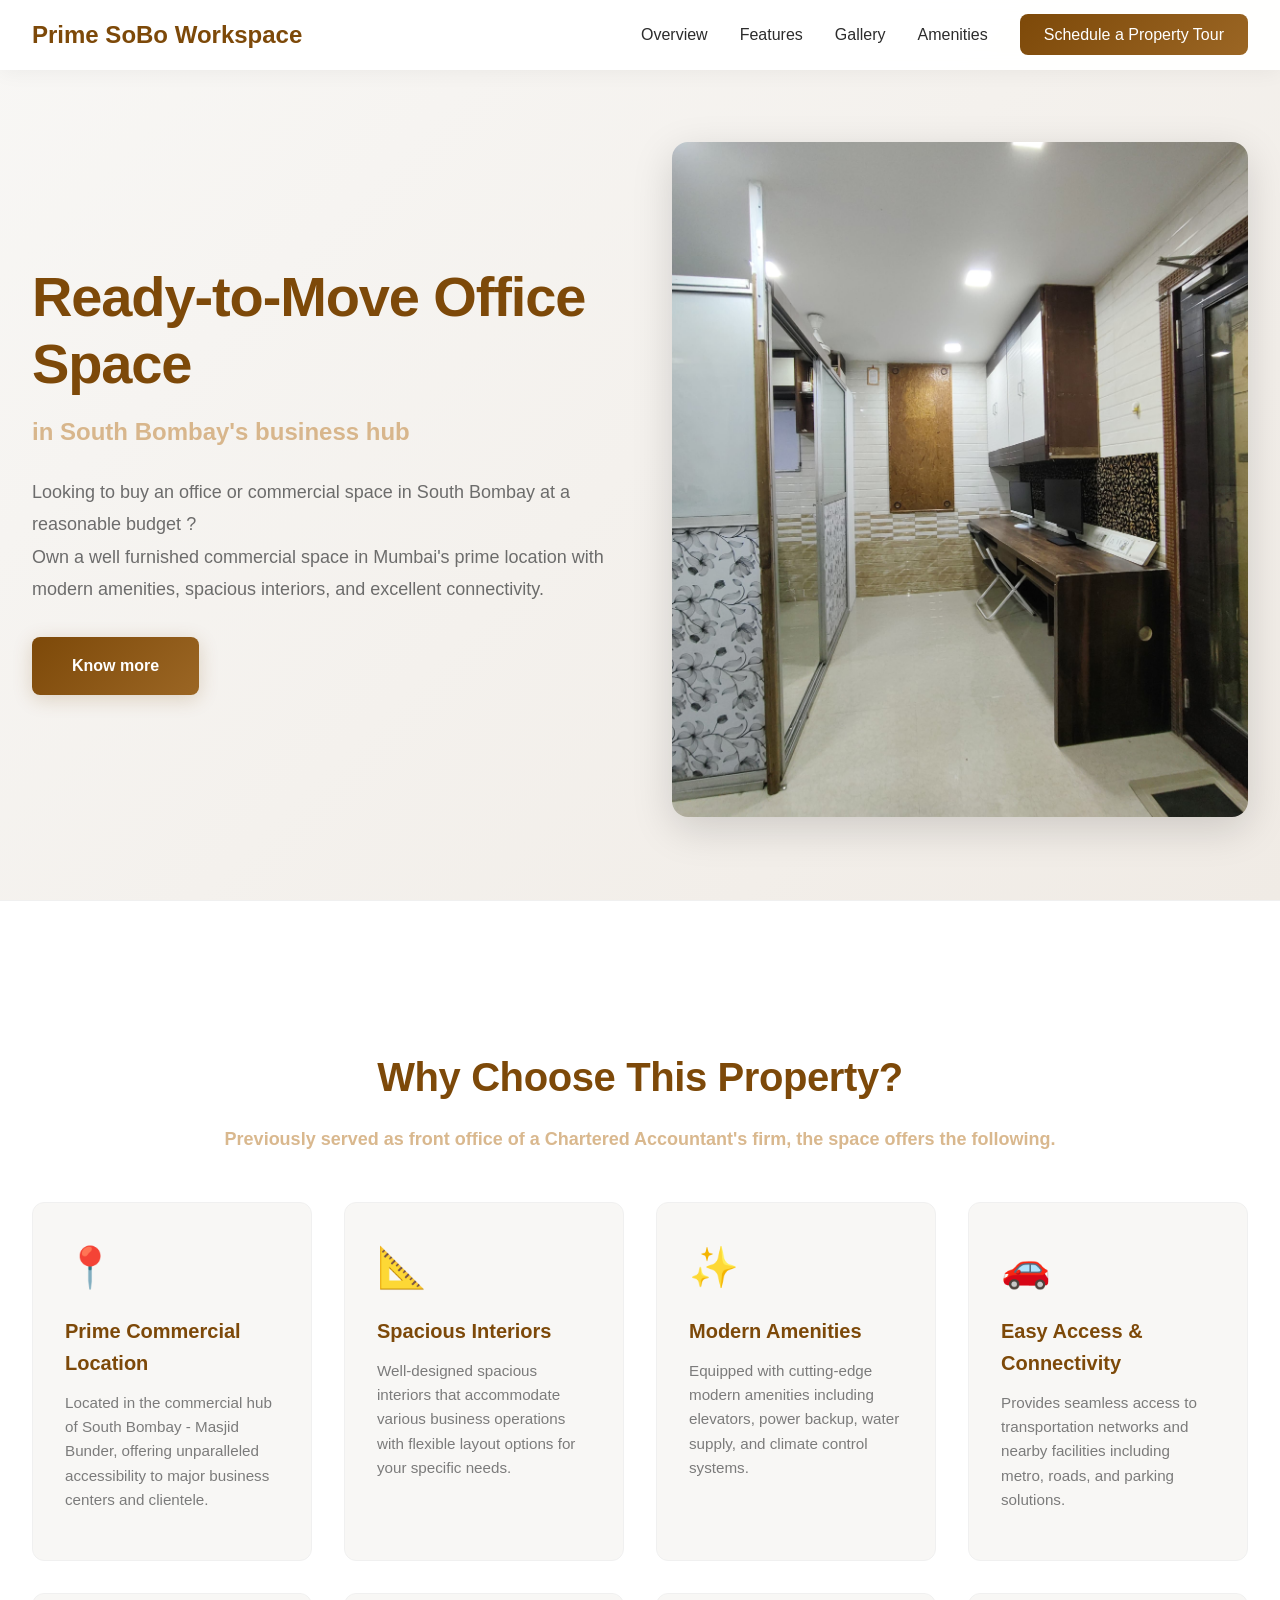
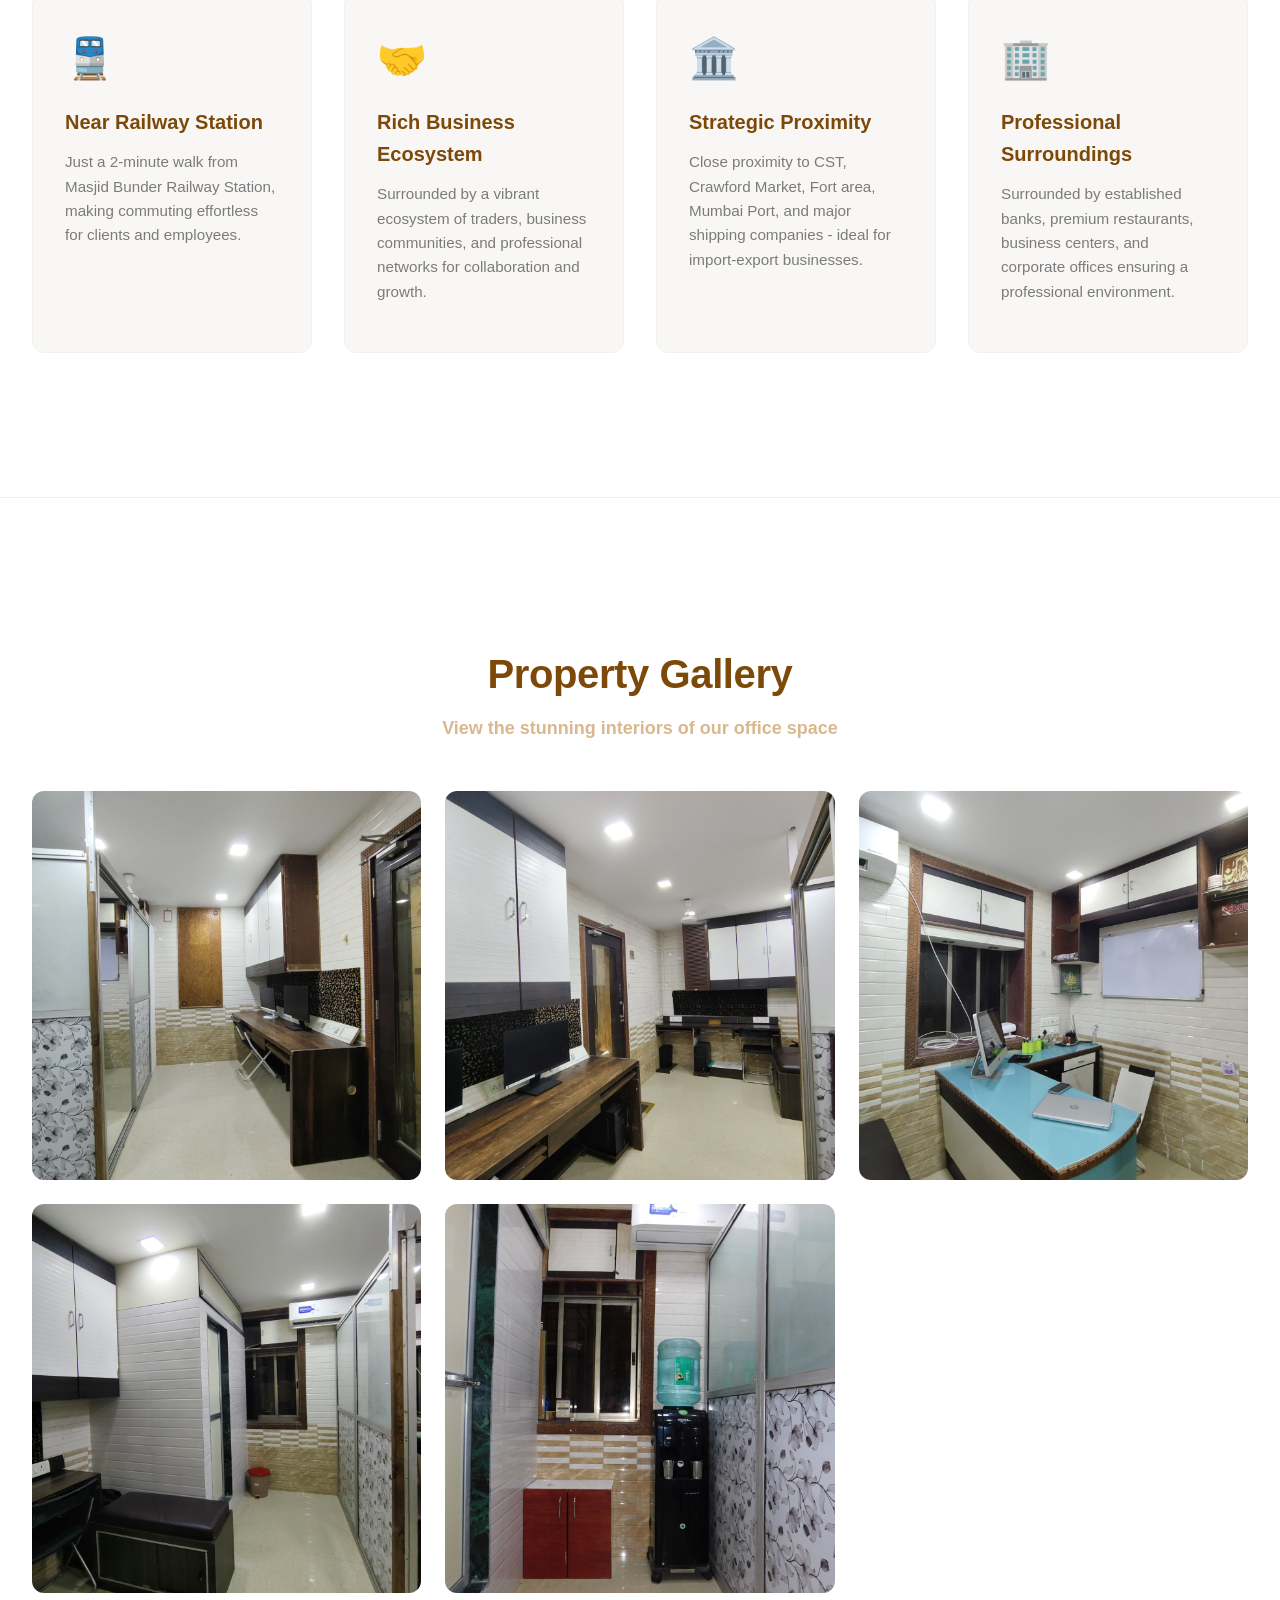
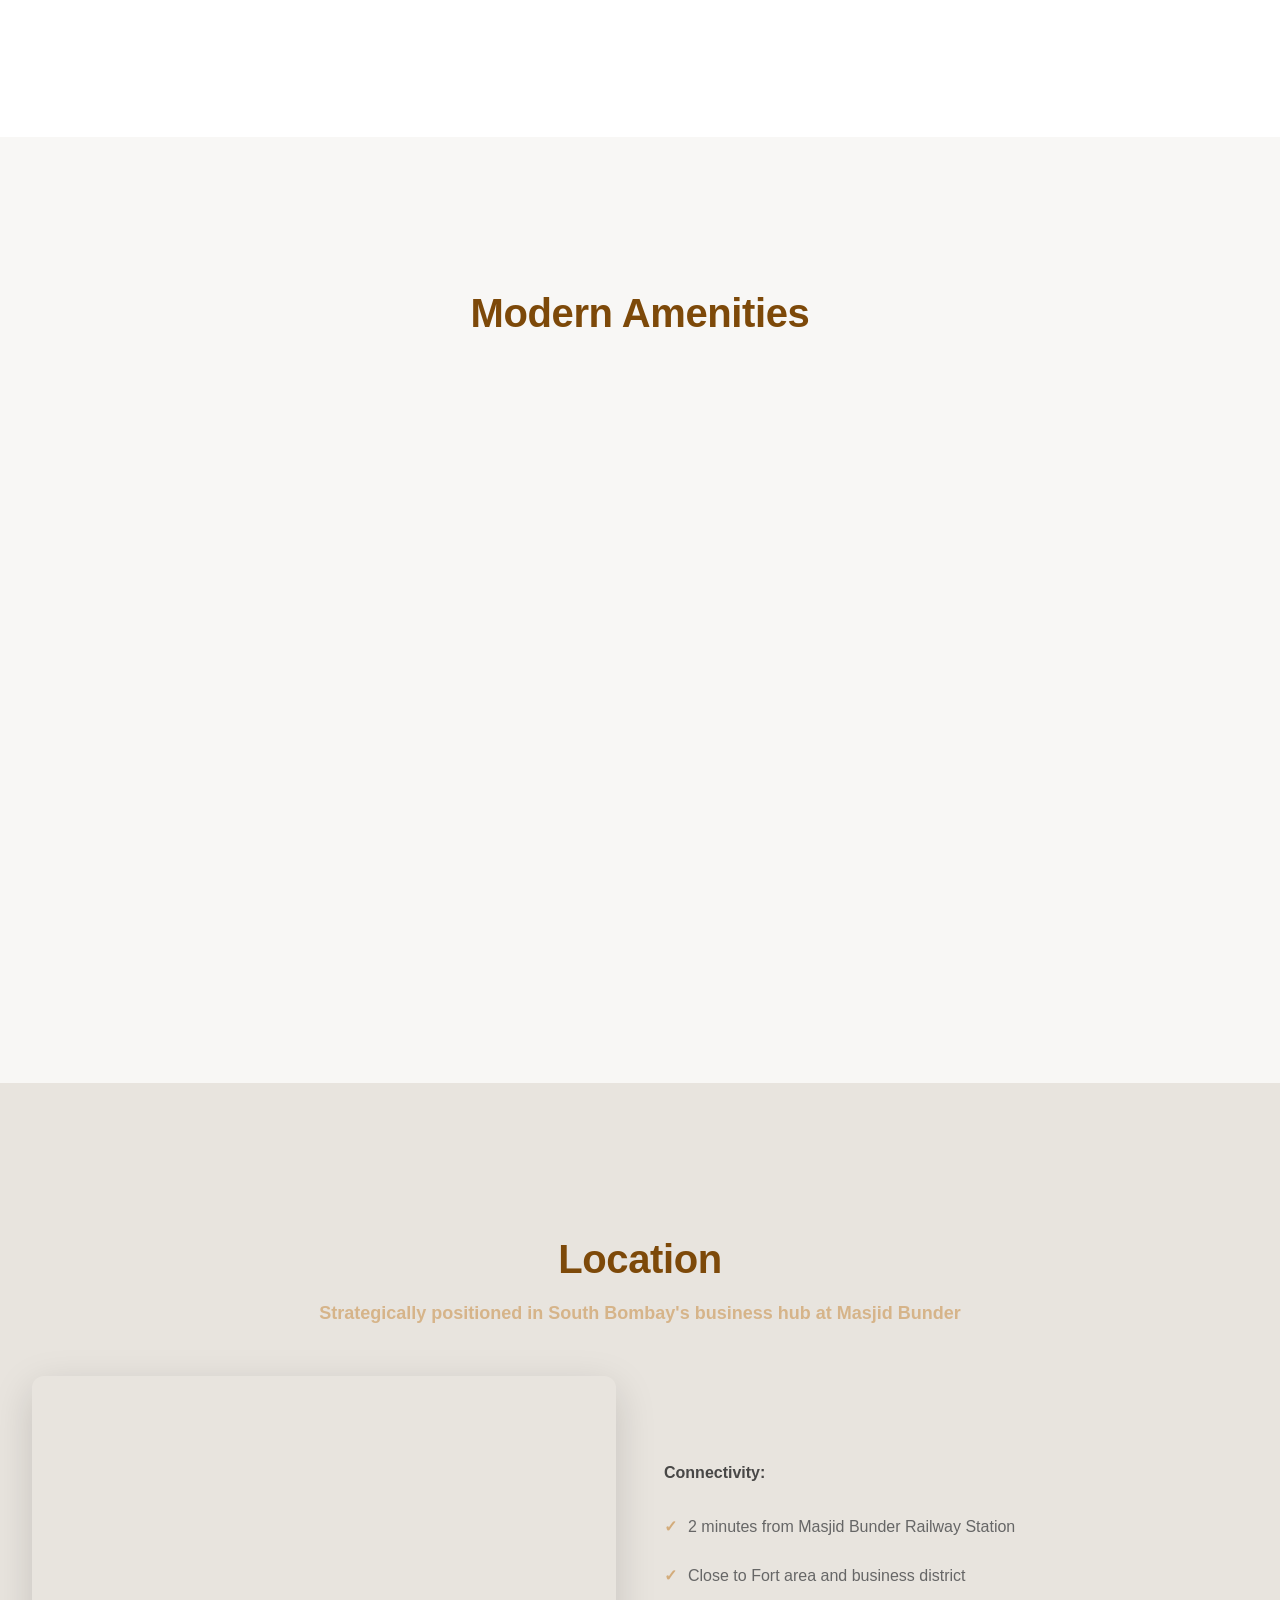
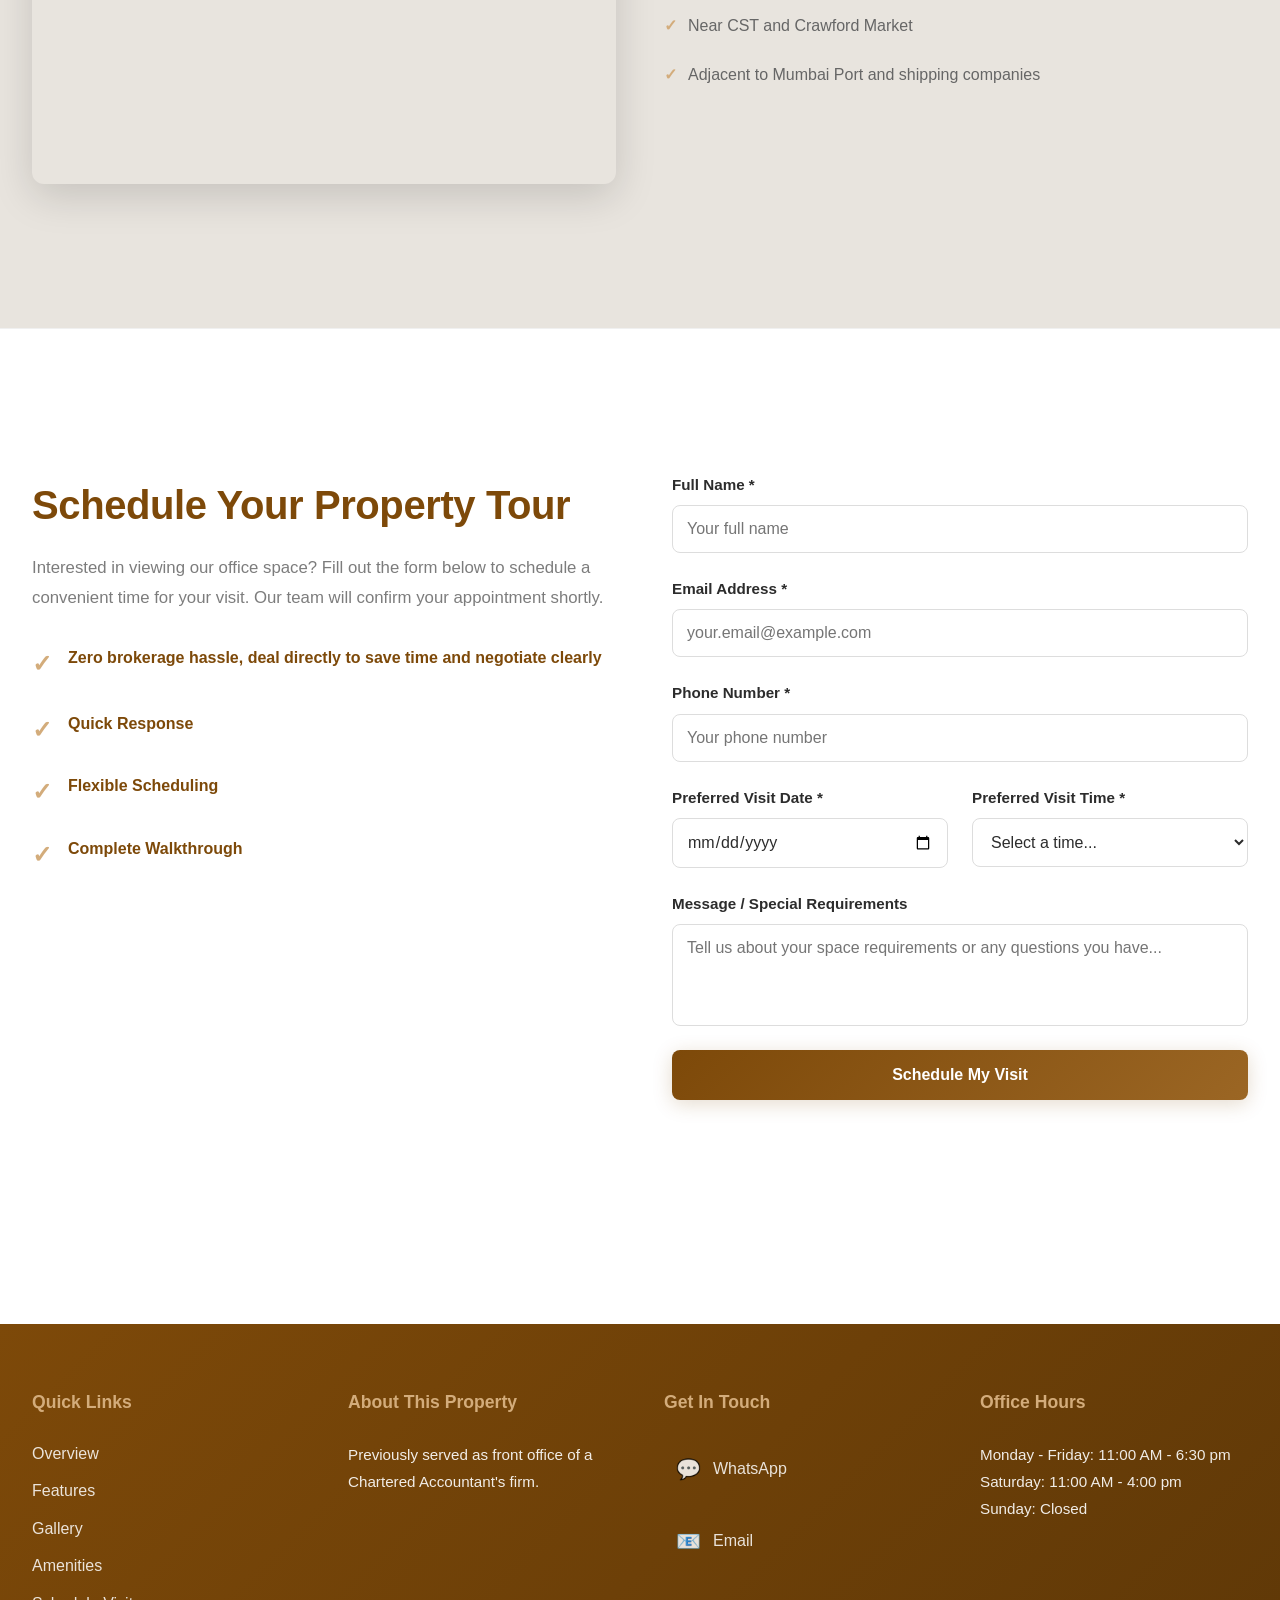
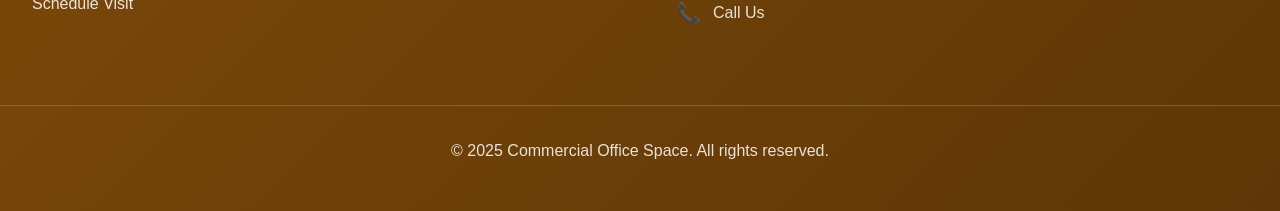
<file: index.html>
<!DOCTYPE html>
<html lang="en">
  <head>
    <title>
      Commercial Office Space for Sale  | South Bombay, Mumbai
    </title>
    <meta charset="UTF-8" />
    <meta name="viewport" content="width=device-width, initial-scale=1.0" />
    <meta
      name="description"
      content="Premium commercial office space for sale in South Bombay, Mumbai. Prime location near Masjid Bunder Railway Station. Modern amenities, spacious interiors. Contact us today!"
    />
    <meta
      name="keywords"
      content="commercial, office space, Mumbai, real estate, for sale, business premises, prime location, South Bombay, Masjid Bunder"
    />
    <meta
      property="og:title"
      content="Commercial Office or Commercial Space - South Bombay"
    />
    <meta
      property="og:description"
      content="Discover your perfect commercial office space in Mumbai's prime business hub"
    />
    <meta property="og:type" content="website" />
    <link rel="stylesheet" href="styles.css" />
    <link rel="icon" href="assets/icons/favicon.png" type="image/x-icon" />
  </head>

  <body>
    <!-- Navigation Bar -->
    <nav class="navbar" role="navigation" aria-label="Main navigation">
      <div class="navbar-container">
        <a href="#" class="navbar-logo">Prime SoBo Workspace</a>

        <!-- Hamburger Menu Icon for Mobile -->
        <div class="menu-toggle" id="mobile-menu">
          <span class="bar"></span>
          <span class="bar"></span>
          <span class="bar"></span>
        </div>


        <ul class="nav-menu">
          <li><a href="#overview" class="nav-link">Overview</a></li>
          <li><a href="#features" class="nav-link">Features</a></li>
          <li><a href="#gallery" class="nav-link">Gallery</a></li>
          <li><a href="#amenities" class="nav-link">Amenities</a></li>
          <li>
            <a href="#booking-visit" class="nav-link cta-button"
              >Schedule a Property Tour</a
            >
          </li>
        </ul>
      </div>
    </nav>

    <!-- Hero Section -->
    <section class="hero-section" id="overview">
      <div class="hero-container">
        <div class="hero-content">
          <div class="hero-text">
            <h1>Ready-to-Move Office Space</h1>
            <p class="hero-subtitle">
              in South Bombay's business hub
            </p>
            <p class="hero-description">
              Looking to buy an office or commercial space in South Bombay at a reasonable budget ?<br />
              Own a well furnished commercial space in Mumbai's prime location with
              modern amenities, spacious interiors, and excellent connectivity.
            </p>
            <a href="#features" class="cta-primary"
              >Know more </a
            >
          </div>
          <div class="hero-image">
            <img
              src="assets/images/pic-1.jpeg"
              alt="Office Space in South Bombay"
            />
          </div>
        </div>
      </div>
    </section>

    <!-- Property Features Section -->
    <section class="features-section" id="features">
      <div class="section-container">
        <h2>Why Choose This Property?</h2>
        <p class="section-subtitle">
          Previously served as front office of a Chartered Accountant's firm, the space offers the following.
        </p>

        <div class="features-grid">
          <div class="feature-card" >
            <div class="feature-icon">📍</div>
            <h3>Prime Commercial Location</h3>
            <p>
              Located in the commercial hub of South Bombay - Masjid Bunder,
              offering unparalleled accessibility to major business centers and
              clientele.
            </p>
          </div>

          <div class="feature-card" >
            <div class="feature-icon">📐</div>
            <h3>Spacious Interiors</h3>
            <p>
              Well-designed spacious interiors that accommodate various business
              operations with flexible layout options for your specific needs.
            </p>
          </div>

          <div class="feature-card" >
            <div class="feature-icon">✨</div>
            <h3>Modern Amenities</h3>
            <p>
              Equipped with cutting-edge modern amenities including elevators,
              power backup, water supply, and climate control systems.
            </p>
          </div>

          <div class="feature-card" >
            <div class="feature-icon">🚗</div>
            <h3>Easy Access & Connectivity</h3>
            <p>
              Provides seamless access to transportation networks and nearby
              facilities including metro, roads, and parking solutions.
            </p>
          </div>

          <div class="feature-card" >
            <div class="feature-icon">🚆</div>
            <h3>Near Railway Station</h3>
            <p>
              Just a 2-minute walk from Masjid Bunder Railway Station, making
              commuting effortless for clients and employees.
            </p>
          </div>

          <div class="feature-card" >
            <div class="feature-icon">🤝</div>
            <h3>Rich Business Ecosystem</h3>
            <p>
              Surrounded by a vibrant ecosystem of traders, business
              communities, and professional networks for collaboration and
              growth.
            </p>
          </div>

          <div class="feature-card" >
            <div class="feature-icon">🏛️</div>
            <h3>Strategic Proximity</h3>
            <p>
              Close proximity to CST, Crawford Market, Fort area, Mumbai Port,
              and major shipping companies - ideal for import-export businesses.
            </p>
          </div>

          <div class="feature-card" >
            <div class="feature-icon">🏢</div>
            <h3>Professional Surroundings</h3>
            <p>
              Surrounded by established banks, premium restaurants, business
              centers, and corporate offices ensuring a professional
              environment.
            </p>
          </div>
        </div>
      </div>
    </section>


    <!-- Gallery Section -->
    <section class="gallery-section" id="gallery">
      <div class="section-container">
        <h2>Property Gallery</h2>
        <p class="section-subtitle">
          View the stunning interiors of our office space
        </p>

        <div class="gallery-grid">
          <div
            class="gallery-item"
            onclick="
              openModal('assets/images/pic-1.jpeg', 'Office Space View 1')
            "
          >
            <img
              src="assets/images/pic-1.jpeg"
              alt="Office Space Interior - View 1"
              loading="lazy"
            />
            <div class="gallery-overlay">
              <span class="zoom-icon">🔍</span>
            </div>
          </div>
          <div
            class="gallery-item"
            onclick="
              openModal('assets/images/pic-2.jpeg', 'Office Space View 2')
            "
          >
            <img
              src="assets/images/pic-2.jpeg"
              alt="Office Space Interior - View 2"
              loading="lazy"
            />
            <div class="gallery-overlay">
              <span class="zoom-icon">🔍</span>
            </div>
          </div>
          <div
            class="gallery-item"
            onclick="
              openModal('assets/images/pic-3.jpeg', 'Office Space View 3')
            "
          >
            <img
              src="assets/images/pic-3.jpeg"
              alt="Office Space Interior - View 3"
              loading="lazy"
            />
            <div class="gallery-overlay">
              <span class="zoom-icon">🔍</span>
            </div>
          </div>
          <div
            class="gallery-item"
            onclick="
              openModal('assets/images/pic-4.jpeg', 'Office Space View 4')
            "
          >
            <img
              src="assets/images/pic-4.jpeg"
              alt="Office Space Interior - View 4"
              loading="lazy"
            />
            <div class="gallery-overlay">
              <span class="zoom-icon">🔍</span>
            </div>
          </div>
          <div
            class="gallery-item"
            onclick="
              openModal('assets/images/pic-5.jpeg', 'Office Space View 5')
            "
          >
            <img
              src="assets/images/pic-5.jpeg"
              alt="Office Space Interior - View 5"
              loading="lazy"
            />
            <div class="gallery-overlay">
              <span class="zoom-icon">🔍</span>
            </div>
          </div>
        </div>
      </div>
    </section>

    <!-- Modal for Gallery -->
    <div id="imageModal" class="modal" onclick="closeModal()">
      <span class="close" onclick="closeModal()">&times;</span>
      <img class="modal-content" id="modalImage" alt="Modal Image" />
      <div id="caption" class="caption"></div>
    </div>

    <!-- Amenities Section -->
    <section class="amenities-section" id="amenities">
      <div class="section-container">
        <h2>Modern Amenities</h2>

        <div class="amenities-grid">
          <div class="amenity-item" >
            <div class="amenity-icon">🛗</div>
            <h4>Elevator</h4>
            <p>Modern high-speed elevators for efficient mobility</p>
          </div>

          <div class="amenity-item" >
            <div class="amenity-icon">⚡</div>
            <h4>Power Supply</h4>
            <p>Reliable power backup with 24/7 electricity</p>
          </div>

          <div class="amenity-item" >
            <div class="amenity-icon">💧</div>
            <h4>Water Supply</h4>
            <p>Continuous water availability with filtration</p>
          </div>

          <div class="amenity-item" >
            <div class="amenity-icon">❄️</div>
            <h4>Air Conditioning</h4>
            <p>Central AC system for optimal climate control</p>
          </div>

          <div class="amenity-item" >
            <div class="amenity-icon">🗄️</div>
            <h4>Storage Solutions</h4>
            <p>Wall cabinets for secure document storage</p>
          </div>

          <div class="amenity-item" >
            <div class="amenity-icon">🚻</div>
            <h4>Modern Washroom</h4>
            <p>Hygienic facilities with premium fixtures</p>
          </div>
        </div>
      </div>
    </section>

    <!-- Location & Map Section -->
    <section class="location-section">
      <div class="section-container">
        <h2>Location</h2>
        <p class="section-subtitle">
          Strategically positioned in South Bombay's business hub at Masjid Bunder
        </p>
        <div class="location-content">
          <div class="map-container">
            <iframe
              src="https://www.google.com/maps/embed?pb=!1m18!1m12!1m3!1d3770.9343913717746!2d72.8298!3d19.0176!2m3!1f0!2f0!3f0!3m2!1i1024!2i768!4f13.1!3m3!1m2!1s0x3be7c6ddd0f0f0f1%3A0xf0f0f0f0f0f0f0f0!2sMasjid%20Bunder%2C%20Mumbai!5e0!3m2!1sen!2sin!4v"
              allowfullscreen=""
              loading="lazy"
              referrerpolicy="no-referrer-when-downgrade"
              title="Office Location - Masjid Bunder West, Mumbai"
            ></iframe>
          </div>
          <div class="location-info">
            <p><strong>Connectivity:</strong></p>
            <ul>
              <li>2 minutes from Masjid Bunder Railway Station</li>
              <li>Close to Fort area and business district</li>
              <li>Near CST and Crawford Market</li>
              <li>Adjacent to Mumbai Port and shipping companies</li>
            </ul>
          </div>
        </div>
      </div>
    </section>

    <!-- Booking Visit Section -->
    <section class="booking-section" id="booking-visit">
      <div class="section-container booking-container">
        <div class="booking-info">
          <h2>Schedule Your Property Tour</h2>
          <p>
            Interested in viewing our office space? Fill out the form below to
            schedule a convenient time for your visit. Our team will confirm
            your appointment shortly.
          </p>

          <div class="booking-features">
            <div class="booking-feature">
              <span class="feature-icon">✓</span>
              <div>
                <h4>Zero brokerage hassle, deal directly to save time and negotiate clearly</h4>
                <p></p>
              </div>
            </div>
            <div class="booking-feature">
              <span class="feature-icon">✓</span>
              <div>
                <h4>Quick Response</h4>
              </div>
            </div>
            <div class="booking-feature">
              <span class="feature-icon">✓</span>
              <div>
                <h4>Flexible Scheduling</h4>
              </div>
            </div>
            <div class="booking-feature">
              <span class="feature-icon">✓</span>
              <div>
                <h4>Complete Walkthrough</h4>
              </div>
            </div>
          </div>
        </div>

        <form id="form" action="https://formspree.io/f/xwpqkrwq" method="post">
          <div class="form-group">
            <label for="name">Full Name *</label>
            <input
              type="text"
              id="name"
              name="name"
              required
              autocomplete="name"
              placeholder="Your full name"
            />
          </div>

          <div class="form-group">
            <label for="email">Email Address *</label>
            <input
              type="email"
              id="email"
              name="email"
              required
              autocomplete="email"
              placeholder="your.email@example.com"
            />
          </div>

          <div class="form-group">
            <label for="phone">Phone Number *</label>
            <input
              type="tel"
              id="phone"
              name="phone"
              required
              autocomplete="tel"
              placeholder="Your phone number"
            />
          </div>

          <div class="form-row">
            <div class="form-group">
              <label for="date">Preferred Visit Date *</label>
              <input
                type="date"
                id="date"
                name="date"
                required
                autocomplete="off"
              />
            </div>

            <div class="form-group">
              <label for="time">Preferred Visit Time *</label>
              <select id="time" name="time" required>
                <option value="" disabled selected>Select a time...</option>
                <option value="12:00 pm">12:00 pm</option>
                <option value="12:30 pm">12:30 pm</option>
                <option value="2:00 pm">2:00 pm</option>
                <option value="2:30 pm">2:30 pm</option>
                <option value="3:00 pm">3:00 pm</option>
                <option value="3:30 pm">3:30 pm</option>
                <option value="4:00 pm">4:00 pm</option>
                <option value="4:30 pm">4:30 pm</option>
                <option value="5:00 pm">5:00 pm</option>
                <option value="5:30 pm">5:30 pm</option>
                <option value="6:00 pm">6:00 pm</option>
              </select>
            </div>
          </div>

          <div class="form-group">
            <label for="message">Message / Special Requirements</label>
            <textarea
              id="message"
              name="message"
              rows="4"
              placeholder="Tell us about your space requirements or any questions you have..."
            ></textarea>
          </div>

          <button type="submit" class="submit-btn">Schedule My Visit</button>
          <div id="formResponse" class="form-response" role="alert"></div>
        </form>
      </div>
    </section>

    <!-- Footer -->
    <footer class="footer" role="contentinfo">
      <div class="footer-container">

        <div class="footer-section">
          <h3>Quick Links</h3>
          <ul>
            <li><a href="#overview">Overview</a></li>
            <li><a href="#features">Features</a></li>
            <li><a href="#gallery">Gallery</a></li>
            <li><a href="#amenities">Amenities</a></li>
            <li><a href="#booking-visit">Schedule Visit</a></li>
          </ul>
        </div>

        <div class="footer-section">
          <h3>About This Property</h3>
          <p>Previously served as front office of a Chartered Accountant's firm.</p>
        </div>

        <div class="footer-section contact-section" id="contact">
          <h3>Get In Touch</h3>
          <div class="contact-methods">
            <a
              href="https://wa.me/918433621645"
              class="contact-link"
              target="_blank"
              rel="noopener noreferrer"
            >
              <span class="contact-icon">💬</span> WhatsApp
            </a>
            <a href="mailto:nu272000@gmail.com" class="contact-link">
              <span class="contact-icon">📧</span> Email
            </a>
            <a href="tel:+918433621645" class="contact-link">
              <span class="contact-icon">📞</span> Call Us
            </a>
          </div>
        </div>

        <div class="footer-section">
          <h3>Office Hours</h3>
          <p>
            Monday - Friday: 11:00 AM - 6:30 pm<br />
            Saturday: 11:00 AM - 4:00 pm<br />
            Sunday: Closed
          </p>
        </div>
      </div>

      <div class="footer-bottom">
        <p>&copy; 2025 Commercial Office Space. All rights reserved.</p>
      </div>
    </footer>

    <script src="script.js" defer></script>
  </body>
</html>
</file>
<file: styles.css>
/* ==================== ROOT VARIABLES & RESET ==================== */
:root {
  --primary-color: #d3ac7b;
  --secondary-color: #7d4909;
  --accent-color: #9b6624;
  --light-bg: #f8f7f5;
  --medium-bg: #e8e4de;
  --dark-text: #2c2c2c;
  --light-text: #ffffff;
  --border-radius: 12px;
  --transition: all 0.3s cubic-bezier(0.4, 0, 0.2, 1);
  --box-shadow: 0 4px 20px rgba(0, 0, 0, 0.08);
  --box-shadow-hover: 0 12px 40px rgba(0, 0, 0, 0.15);
}

* {
  margin: 0;
  padding: 0;
  box-sizing: border-box;
}

html {
  scroll-behavior: smooth;
  scroll-padding-top: 80px; /* Offset for sticky header */
}

body {
  font-family: -apple-system, BlinkMacSystemFont, 'Segoe UI', 'Roboto', 'Oxygen', 'Ubuntu', 'Cantarell', 'Fira Sans', 'Droid Sans', 'Helvetica Neue', sans-serif;
  background-color: #ffffff;
  color: var(--dark-text);
  line-height: 1.6;
  overflow-x: hidden;
}

/* Typography */
h1 {
  font-size: clamp(2rem, 5vw, 3.5rem);
  font-weight: 700;
  letter-spacing: -0.02em;
  line-height: 1.2;
}

h2 {
  font-size: clamp(1.75rem, 4vw, 2.5rem);
  font-weight: 700;
  margin-bottom: 0.5rem;
  letter-spacing: -0.01em;
}

h3 {
  font-size: 1.25rem;
  font-weight: 600;
}

h4 {
  font-size: 1rem;
  font-weight: 600;
}

p {
  font-size: 1rem;
  opacity: 0.85;
  margin-bottom: 1rem;
}

/* ==================== NAVIGATION BAR ==================== */
.navbar {
  position: fixed;
  top: 0;
  width: 100%;
  background: rgba(255, 255, 255, 0.95);
  backdrop-filter: blur(10px);
  box-shadow: 0 2px 20px rgba(0, 0, 0, 0.05);
  z-index: 1000;
  padding: 1rem 0;
}

.navbar-container {
  display: flex;
  justify-content: space-between;
  align-items: center;
  max-width: 1400px;
  margin: 0 auto;
  padding: 0 2rem;
}

.navbar-logo {
  font-size: 1.5rem;
  font-weight: 700;
  color: var(--secondary-color);
  text-decoration: none;
  display: flex;
  align-items: center;
  gap: 0.5rem;
  transition: var(--transition);
  z-index: 1001; /* Ensure logo is above mobile menu background */
}

.navbar-logo:hover {
  color: var(--primary-color);
}

/* Hide Hamburger Menu on Desktop */
.menu-toggle {
  display: none; 
}

.nav-menu {
  display: flex;
  list-style: none;
  gap: 2rem;
  align-items: center;
}

.nav-link {
  text-decoration: none;
  color: var(--dark-text);
  font-weight: 500;
  transition: var(--transition);
  position: relative;
}

.nav-link::after {
  content: '';
  position: absolute;
  bottom: -5px;
  left: 0;
  width: 0;
  height: 2px;
  background: var(--primary-color);
  transition: width 0.3s ease;
}

.nav-link:hover::after {
  width: 100%;
}

.nav-link.cta-button {
  background: linear-gradient(135deg, var(--secondary-color), var(--accent-color));
  color: white;
  padding: 0.75rem 1.5rem;
  border-radius: 8px;
  transition: var(--transition);
}

.nav-link.cta-button::after {
  display: none;
}

.nav-link.cta-button:hover {
  transform: translateY(-2px);
  box-shadow: 0 6px 20px rgba(125, 73, 9, 0.25);
}


/* --------------HERO SECTION------------------ */
.hero-section {
  min-height: 100vh;
  display: flex;
  align-items: center;
  background: linear-gradient(135deg, var(--light-bg) 0%, #f0ebe5 100%);
  padding: 90px 2rem 2rem 2rem; 
  box-sizing: border-box;
  overflow: hidden;
}

.hero-container {
  max-width: 1400px;
  margin: 0 auto;
  width: 100%;
}

.hero-container h1 {
  color: var(--secondary-color);
  margin-bottom: 1rem;
}

.hero-content {
  display: grid;
  grid-template-columns: 1fr 1fr;
  gap: 4rem;
  align-items: center;
}

.hero-text {
  animation: fadeInUp 0.8s ease-out;
}

.hero-subtitle {
  font-size: 1.5rem;
  color: var(--primary-color);
  margin-bottom: 1.5rem;
  font-weight: 600;
}

.hero-description {
  font-size: 1.125rem;
  color: #555;
  margin-bottom: 2rem;
  line-height: 1.8;
}

.cta-primary {
  display: inline-block;
  background: linear-gradient(135deg, var(--secondary-color), var(--accent-color));
  color: white;
  padding: 1rem 2.5rem;
  border-radius: 8px;
  text-decoration: none;
  font-weight: 600;
  transition: var(--transition);
  box-shadow: 0 4px 20px rgba(125, 73, 9, 0.2);
}

.cta-primary:hover {
  transform: translateY(-3px);
  box-shadow: 0 12px 40px rgba(125, 73, 9, 0.3);
}

.hero-image {
  animation: fadeInRight 0.8s ease-out;
  border-radius: 16px;
  overflow: hidden;
  box-shadow: var(--box-shadow-hover);
  max-height: 75vh;
  display: flex; 
}

.hero-image img {
  width: 100%;
  height: 100%;
  max-height: 75vh;
  display: block;
  object-fit: cover;
  object-position: center;
}

/* ==================== SECTION CONTAINER ==================== */
.section-container {
  max-width: 1400px;
  margin: 0 auto;
  padding: 4rem 2rem;
}

.section-subtitle {
  font-size: 1.125rem;
  color: var(--primary-color);
  margin-bottom: 3rem;
  font-weight: 600;
}

/* ==================== FEATURES SECTION ==================== */
.features-section {
  background: white;
  padding: 5rem 0;
  border-top: 1px solid #f0f0f0;
}

.features-section h2 {
  text-align: center;
  color: var(--secondary-color);
  margin-bottom: 1rem;
}

.features-section .section-subtitle {
  text-align: center;
}

.features-grid {
  display: grid;
  grid-template-columns: repeat(auto-fit, minmax(280px, 1fr));
  gap: 2rem;
  margin-top: 3rem;
}

.feature-card {
  padding: 2rem;
  background: var(--light-bg);
  border-radius: var(--border-radius);
  border: 1px solid #f0f0f0;
  transition: var(--transition);
  cursor: pointer;
}

.feature-card:hover {
  transform: translateY(-8px);
  box-shadow: var(--box-shadow-hover);
  border-color: var(--primary-color);
}

.feature-icon {
  font-size: 2.5rem;
  margin-bottom: 1rem;
  display: block;
}

.feature-card h3 {
  color: var(--secondary-color);
  margin-bottom: 0.75rem;
}

.feature-card p {
  color: #666;
  font-size: 0.95rem;
}


/* ==================== GALLERY SECTION ==================== */
.gallery-section {
  background: white;
  padding: 5rem 0;
  border-top: 1px solid #f0f0f0;
}

.gallery-section h2 {
  text-align: center;
  color: var(--secondary-color);
}

.gallery-section .section-subtitle {
  text-align: center;
}

.gallery-grid {
  display: grid;
  grid-template-columns: repeat(auto-fit, minmax(300px, 1fr));
  gap: 1.5rem;
  margin-top: 3rem;
}

.gallery-item {
  position: relative;
  overflow: hidden;
  border-radius: var(--border-radius);
  aspect-ratio: 1;
  cursor: pointer;
  background: #f0f0f0;
}

.gallery-item img {
  width: 100%;
  height: 100%;
  object-fit: cover;
  transition: var(--transition);
}

.gallery-overlay {
  position: absolute;
  top: 0;
  left: 0;
  right: 0;
  bottom: 0;
  background: rgba(0, 0, 0, 0.5);
  display: flex;
  align-items: center;
  justify-content: center;
  opacity: 0;
  transition: opacity 0.3s ease;
}

.gallery-item:hover img {
  transform: scale(1.05);
}

.gallery-item:hover .gallery-overlay {
  opacity: 1;
}

.zoom-icon {
  font-size: 2.5rem;
  color: white;
}

/* ==================== MODAL ==================== */
.modal {
  display: none;
  position: fixed;
  z-index: 2000;
  left: 0;
  top: 0;
  width: 100%;
  height: 100%;
  background: rgba(0, 0, 0, 0.9);
  animation: fadeIn 0.3s ease;
}

.modal-content {
  margin: auto;
  display: block;
  width: 80%;
  max-width: 800px;
  max-height: 80vh;
  object-fit: contain;
  position: absolute;
  top: 50%;
  left: 50%;
  transform: translate(-50%, -50%);
}

.caption {
  color: white;
  text-align: center;
  padding: 2rem;
  margin-top: 1rem;
}

.close {
  position: absolute;
  top: 2rem;
  right: 3rem;
  color: white;
  font-size: 2.5rem;
  font-weight: bold;
  cursor: pointer;
  transition: var(--transition);
}

.close:hover {
  color: var(--primary-color);
}

/* ==================== AMENITIES SECTION ==================== */
.amenities-section {
  background: var(--light-bg);
  padding: 5rem 0;
}

.amenities-section h2 {
  text-align: center;
  color: var(--secondary-color);
}

.amenities-section {
  text-align: center;
}

.amenities-grid {
  display: grid;
  grid-template-columns: repeat(auto-fit, minmax(280px, 1fr));
  gap: 2rem;
  margin-top: 3rem;
}

.amenity-item {
  background: white;
  padding: 2rem;
  border-radius: var(--border-radius);
  text-align: center;
  transition: var(--transition);
  border: 1px solid #f0f0f0;
}

.amenity-item:hover {
  transform: translateY(-6px);
  box-shadow: var(--box-shadow-hover);
  border-color: var(--primary-color);
}

.amenity-icon {
  font-size: 3rem;
  margin-bottom: 1rem;
  display: block;
}

.amenity-item h4 {
  color: var(--secondary-color);
  margin-bottom: 0.5rem;
}

.amenity-item p {
  color: #666;
  font-size: 0.95rem;
}

/* ==================== LOCATION SECTION ==================== */
.location-section {
  background: var(--medium-bg);
  padding: 5rem 0;
}

.location-section h2 {
  text-align: center;
  color: var(--secondary-color);
}

.location-section .section-subtitle {
  text-align: center;
}

.location-content {
  display: grid;
  grid-template-columns: 1fr 1fr;
  gap: 3rem;
  margin-top: 3rem;
  align-items: center;
}

.map-container {
  border-radius: var(--border-radius);
  overflow: hidden;
  box-shadow: var(--box-shadow-hover);
}

.map-container iframe {
  width: 100%;
  height: 400px;
  border: none;
}

.location-info h3 {
  color: var(--secondary-color);
  margin-bottom: 1.5rem;
}

.location-info ul {
  list-style: none;
  padding-left: 0;
}

.location-info li {
  padding: 0.75rem 0;
  color: #666;
  padding-left: 1.5rem;
  position: relative;
}

.location-info li::before {
  content: '✓';
  position: absolute;
  left: 0;
  color: var(--primary-color);
  font-weight: bold;
}

/* ==================== BOOKING SECTION ==================== */
.booking-section {
  background: white;
  padding: 5rem 0;
  border-top: 1px solid #f0f0f0;
}

.booking-section h2 {
  color: var(--secondary-color);
  margin-bottom: 1rem;
}

.booking-container {
  display: grid;
  grid-template-columns: 1fr 1fr;
  gap: 4rem;
  align-items: start;
}

.booking-info p {
  color: #666;
  font-size: 1.05rem;
  line-height: 1.8;
}

.booking-features {
  margin-top: 2rem;
  display: flex;
  flex-direction: column;
  gap: 1.5rem;
}

.booking-feature {
  display: flex;
  gap: 1rem;
}

.booking-feature .feature-icon {
  color: var(--primary-color);
  font-weight: bold;
  font-size: 1.5rem;
  margin: 0;
  flex-shrink: 0;
}

.booking-feature h4 {
  color: var(--secondary-color);
  margin: 0;
}


/* ==================== BOOKING FORM ==================== */
.booking-form {
  background: var(--light-bg);
  padding: 2.5rem;
  border-radius: var(--border-radius);
  border: 1px solid #f0f0f0;
  box-shadow: 0 2px 10px rgba(0, 0, 0, 0.05);
}

.form-group {
  margin-bottom: 1.5rem;
  display: flex;
  flex-direction: column;
}

.form-group label {
  color: var(--dark-text);
  font-weight: 600;
  margin-bottom: 0.5rem;
  font-size: 0.95rem;
}

.form-group input,
.form-group textarea,
.form-group select {
  padding: 0.875rem;
  border: 1.5px solid #ddd;
  border-radius: 8px;
  font-family: inherit;
  font-size: 1rem;
  transition: var(--transition);
  background: white;
  color: var(--dark-text);
  resize: none;
}

.form-group input::placeholder,
.form-group textarea::placeholder
.form-group select::placeholder {
  color: #999;
}

.form-group input:focus,
.form-group textarea:focus,
.form-group select:focus {
  outline: none;
  border-color: var(--primary-color);
  box-shadow: 0 0 0 3px rgba(211, 172, 123, 0.1);
  background: white;
}

.form-group input:hover,
.form-group textarea:hover {
  border-color: var(--primary-color);
}

.form-row {
  display: grid;
  grid-template-columns: 1fr 1fr;
  gap: 1.5rem;
}

.submit-btn {
  background: linear-gradient(135deg, var(--secondary-color), var(--accent-color));
  color: white;
  padding: 1rem 2rem;
  border: none;
  border-radius: 8px;
  font-size: 1rem;
  font-weight: 600;
  cursor: pointer;
  transition: var(--transition);
  width: 100%;
  box-shadow: 0 4px 20px rgba(125, 73, 9, 0.2);
}

.submit-btn:hover:not(:disabled) {
  transform: translateY(-2px);
  box-shadow: 0 12px 40px rgba(125, 73, 9, 0.3);
}

.submit-btn:disabled {
  opacity: 0.6;
  cursor: not-allowed;
}

.form-response {
  margin-top: 1rem;
  padding: 1rem;
  border-radius: 8px;
  display: none;
  font-weight: 500;
}

.form-response.success {
  background: #d4edda;
  color: #155724;
  border: 1px solid #c3e6cb;
  display: block;
}

.form-response.error {
  background: #f8d7da;
  color: #721c24;
  border: 1px solid #f5c6cb;
  display: block;
}


/* ==================== FOOTER ==================== */
.footer {
  background: linear-gradient(135deg, var(--secondary-color), #5d3707);
  color: white;
  margin-top: 5rem;
}

.footer-container {
  max-width: 1400px;
  margin: 0 auto;
  padding: 4rem 2rem;
  display: grid;
  grid-template-columns: repeat(auto-fit, minmax(250px, 1fr));
  gap: 3rem;
}

.footer-section h3 {
  color: var(--primary-color);
  margin-bottom: 1.5rem;
  font-size: 1.1rem;
}

.footer-section p {
  font-size: 0.95rem;
  line-height: 1.8;
  opacity: 0.9;
}

.footer-section ul {
  list-style: none;
  padding: 0;
}

.footer-section li {
  margin-bottom: 0.75rem;
}

.footer-section a {
  color: white;
  text-decoration: none;
  transition: var(--transition);
  opacity: 0.85;
}

.footer-section a:hover {
  color: var(--primary-color);
  opacity: 1;
}

.contact-methods {
  display: flex;
  flex-direction: column;
  gap: 1rem;
}

.contact-link {
  display: flex;
  align-items: center;
  gap: 0.75rem;
  padding: 0.75rem;
  border-radius: 8px;
  transition: var(--transition);
}

.contact-link:hover {
  background: rgba(211, 172, 123, 0.2);
}

.contact-icon {
  font-size: 1.25rem;
}

.footer-bottom {
  border-top: 1px solid rgba(211, 172, 123, 0.3);
  max-width: 1400px;
  margin: 0 auto;
  padding: 2rem;
  display: flex;
  flex-direction: column;
  gap: 1rem;
  text-align: center;
  font-size: 0.9rem;
}

/* ==================== ANIMATIONS ==================== */
@keyframes fadeIn {
  from { opacity: 0; }
  to { opacity: 1; }
}

@keyframes fadeInUp {
  from { opacity: 0; transform: translateY(30px); }
  to { opacity: 1; transform: translateY(0); }
}

@keyframes fadeInRight {
  from { opacity: 0; transform: translateX(30px); }
  to { opacity: 1; transform: translateX(0); }
}

/* ==================== RESPONSIVE DESIGN ==================== */

/* Tablets (1024px and below) */
@media (max-width: 1024px) {
  .section-container {
    padding: 3rem 1.5rem;
  }

  .hero-content {
    grid-template-columns: 1fr;
    gap: 2rem;
  }

  .hero-image {
    max-width: 100%;
  }

  .booking-container {
    grid-template-columns: 1fr;
    gap: 2rem;
  }

  .location-content {
    grid-template-columns: 1fr;
    gap: 2rem;
  }

  .map-container iframe {
    height: 300px;
  }

  .nav-menu {
    gap: 1rem;
  }
}

/* Mobile (768px and below) */
@media (max-width: 768px) {
  
  /* --- HAMBURGER MENU MOBILE UX --- */
  
  .menu-toggle {
    display: flex;
    flex-direction: column;
    cursor: pointer;
    gap: 6px;
    z-index: 1001;
  }

  .menu-toggle .bar {
    width: 25px;
    height: 3px;
    background-color: var(--secondary-color);
    transition: all 0.3s ease-in-out;
    border-radius: 2px;
  }

  /* Hamburger to X Animation */
  .menu-toggle.is-active .bar:nth-child(2) {
    opacity: 0;
  }
  .menu-toggle.is-active .bar:nth-child(1) {
    transform: translateY(9px) rotate(45deg);
  }
  .menu-toggle.is-active .bar:nth-child(3) {
    transform: translateY(-9px) rotate(-45deg);
  }

  /* Mobile Navigation Menu Dropdown */
  .nav-menu {
    position: absolute;
    top: 70px; /* Right under the header */
    left: 0;
    width: 100%;
    background: rgba(255, 255, 255, 0.98);
    backdrop-filter: blur(10px);
    flex-direction: column;
    padding: 2rem 0;
    box-shadow: 0 10px 15px rgba(0, 0, 0, 0.1);
    
    /* Hide off-screen by default */
    transform: translateY(-150%);
    opacity: 0;
    pointer-events: none; /* Prevent clicking when hidden */
    transition: all 0.4s ease-in-out;
    z-index: 999;
  }

  /* When JS adds '.active' class */
  .nav-menu.active {
    transform: translateY(0);
    opacity: 1;
    pointer-events: auto;
  }

  .nav-menu li {
    width: 100%;
    text-align: center;
  }

  .nav-link {
    display: block;
    padding: 1rem;
    font-size: 1.1rem;
  }

  .nav-link.cta-button {
    display: inline-block;
    margin-top: 1rem;
  }
  /* -------------------------------- */

  .navbar-container {
    padding: 0.5rem 1.5rem;
  }

  h1 {
    font-size: 1.75rem;
  }

  h2 {
    font-size: 1.5rem;
  }

  h3 {
    font-size: 1.1rem;
  }

  .hero-section {
    padding: 100px 1rem 2rem 1rem; /* Adjust padding for mobile header */
    min-height: auto;
  }

  .hero-subtitle {
    font-size: 1.25rem;
  }

  .hero-description {
    font-size: 1rem;
  }

  .features-grid,
  .amenities-grid {
    grid-template-columns: 1fr;
    gap: 1.5rem;
  }

  .gallery-grid {
    grid-template-columns: repeat(2, 1fr);
    gap: 1rem;
  }

  .booking-form {
    padding: 1.5rem;
  }

  .form-row {
    grid-template-columns: 1fr;
    gap: 1rem;
  }

  .footer-container {
    padding: 2rem 1rem;
    gap: 2rem;
  }

  .cta-primary {
    padding: 0.875rem 2rem;
    font-size: 0.95rem;
  }
}

/* Mobile Small (480px and below) */
@media (max-width: 480px) {
  h1 {
    font-size: 1.5rem;
  }

  h2 {
    font-size: 1.25rem;
  }

  .section-container {
    padding: 2rem 1rem;
  }

  .gallery-grid {
    grid-template-columns: 1fr;
  }

  .modal-content {
    width: 95%;
  }

  .close {
    right: 1rem;
    font-size: 2rem;
  }

  .booking-form {
    padding: 1rem;
  }

  .submit-btn {
    padding: 0.875rem 1.5rem;
    font-size: 0.95rem;
  }

  .cta-primary {
    padding: 0.75rem 1.5rem;
    font-size: 0.9rem;
  }
}
</file>
